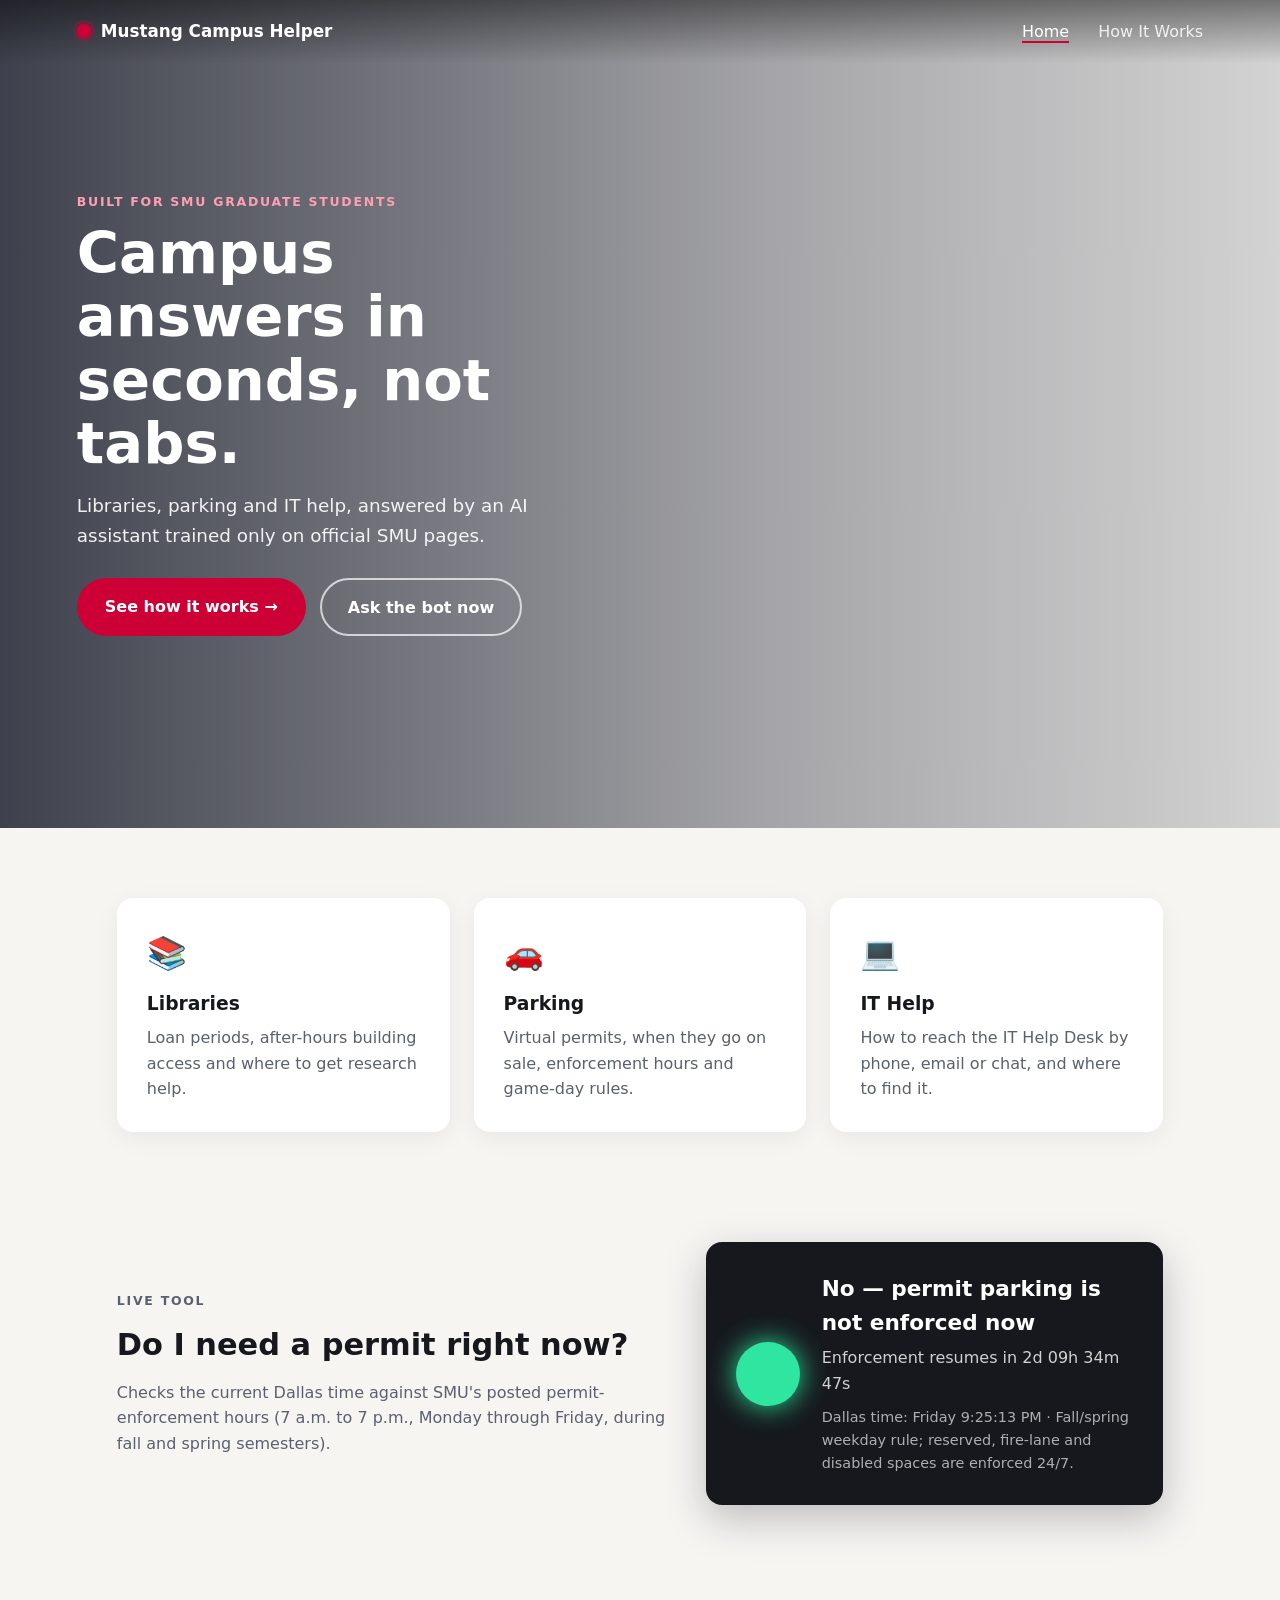
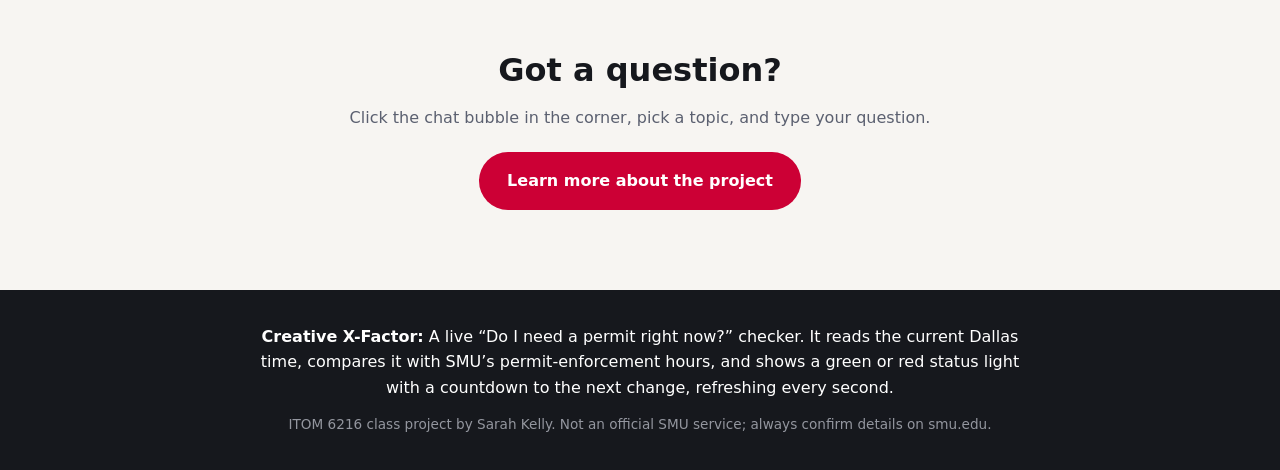
<file: index.html>
<!DOCTYPE html>
<html lang="en">
<head>
  <meta charset="UTF-8">
  <meta name="viewport" content="width=device-width, initial-scale=1.0">
  <title>Mustang Campus Helper | Quick campus answers for SMU grad students</title>
  <link rel="stylesheet" href="style.css">
</head>
<body>
  <header class="nav">
    <a class="brand" href="index.html"><span class="logo-dot"></span>Mustang Campus Helper</a>
    <nav>
      <a href="index.html" class="active">Home</a>
      <a href="about.html">How It Works</a>
    </nav>
  </header>

  <section class="hero">
    <video class="hero-video" autoplay muted loop playsinline preload="auto">
      <source src="image_20261116_165615.mp4#t=1.5" type="video/mp4">
    </video>
    <div class="hero-overlay"></div>
    <div class="hero-content">
      <p class="eyebrow">Built for SMU graduate students</p>
      <h1>Campus answers in seconds, not tabs.</h1>
      <p class="lead">Libraries, parking and IT help, answered by an AI assistant trained only on official SMU pages.</p>
      <div class="hero-buttons">
        <a href="about.html" class="btn btn-primary">See how it works &rarr;</a>
        <button class="btn btn-ghost" onclick="openChat()">Ask the bot now</button>
      </div>
    </div>
  </section>

  <section class="features">
    <div class="card reveal">
      <div class="icon">&#128218;</div>
      <h3>Libraries</h3>
      <p>Loan periods, after-hours building access and where to get research help.</p>
    </div>
    <div class="card reveal">
      <div class="icon">&#128663;</div>
      <h3>Parking</h3>
      <p>Virtual permits, when they go on sale, enforcement hours and game-day rules.</p>
    </div>
    <div class="card reveal">
      <div class="icon">&#128187;</div>
      <h3>IT Help</h3>
      <p>How to reach the IT Help Desk by phone, email or chat, and where to find it.</p>
    </div>
  </section>

  <!-- X-Factor: live parking status checker -->
  <section class="parking-check reveal" id="parking">
    <div class="pc-text">
      <p class="eyebrow">Live tool</p>
      <h2>Do I need a permit right now?</h2>
      <p>Checks the current Dallas time against SMU's posted permit-enforcement hours (7 a.m. to 7 p.m., Monday through Friday, during fall and spring semesters).</p>
    </div>
    <div class="pc-status" id="pcStatus">
      <div class="pc-light" id="pcLight"></div>
      <div>
        <div class="pc-headline" id="pcHeadline">Checking&hellip;</div>
        <div class="pc-detail" id="pcDetail"></div>
        <div class="pc-clock" id="pcClock"></div>
      </div>
    </div>
  </section>

  <section class="cta reveal">
    <h2>Got a question?</h2>
    <p>Click the chat bubble in the corner, pick a topic, and type your question.</p>
    <a href="about.html" class="btn btn-primary">Learn more about the project</a>
  </section>

  <footer>
    <div class="xfactor">
      <strong>Creative X-Factor:</strong> A live &ldquo;Do I need a permit right now?&rdquo; checker. It reads the current Dallas time, compares it with SMU&rsquo;s permit-enforcement hours, and shows a green or red status light with a countdown to the next change, refreshing every second.
    </div>
    <p class="fineprint">ITOM 6216 class project by Sarah Kelly. Not an official SMU service; always confirm details on smu.edu.</p>
  </footer>

  <script src="main.js"></script>
  <!-- Chatling chatbot -->
  <script> window.chtlConfig = { chatbotId: "3153972193" } </script>
  <script async data-id="3153972193" id="chtl-script" type="text/javascript" src="https://chatling.ai/js/embed.js"></script>
</body>
</html>
</file>
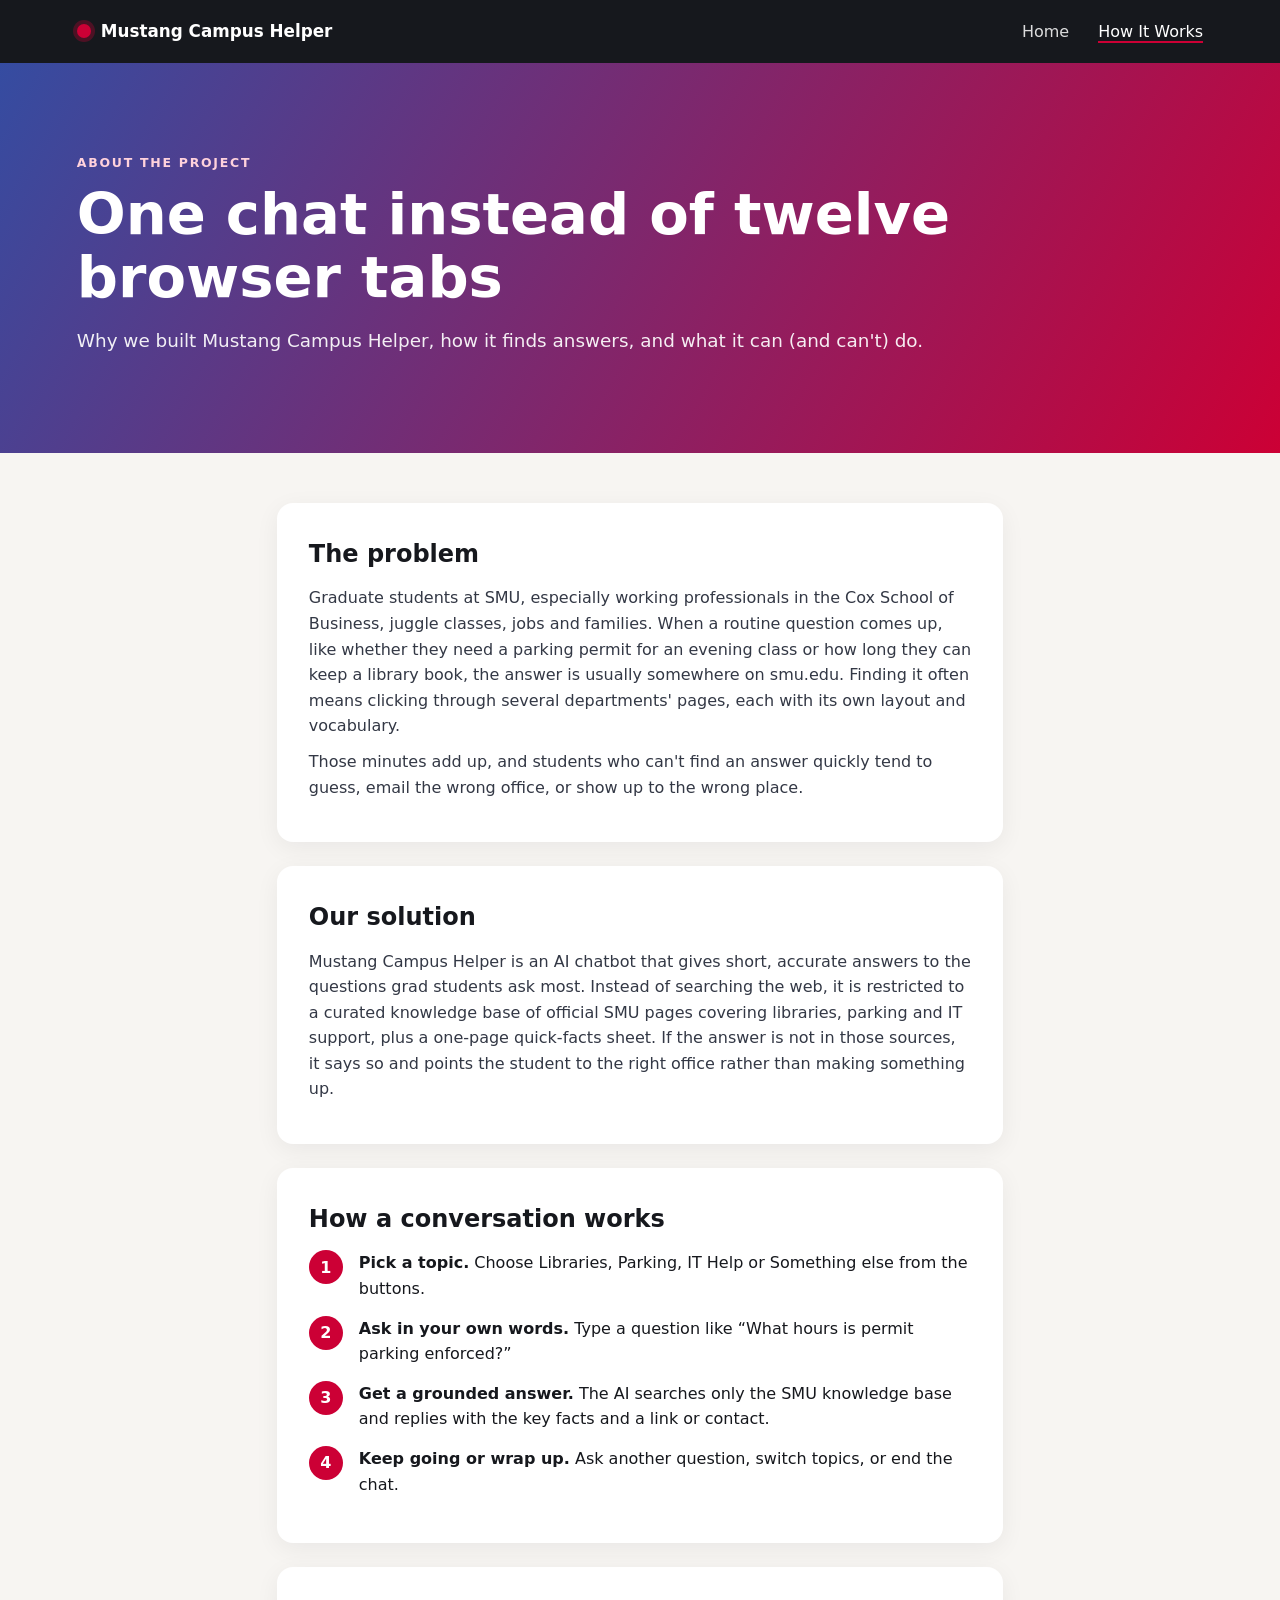
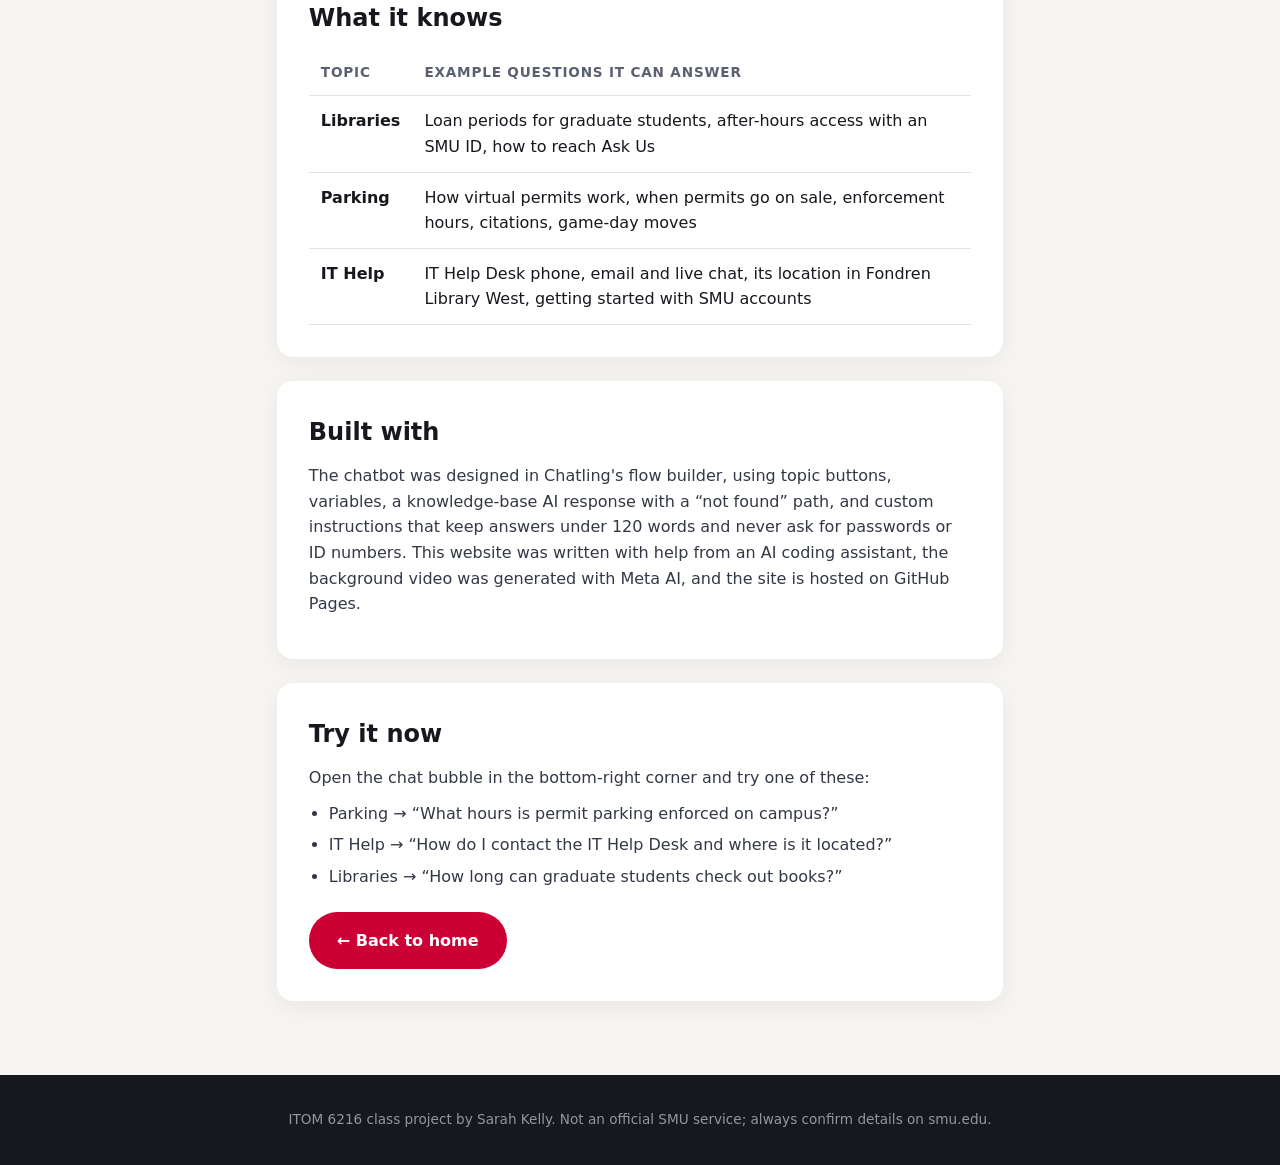
<file: about.html>
<!DOCTYPE html>
<html lang="en">
<head>
  <meta charset="UTF-8">
  <meta name="viewport" content="width=device-width, initial-scale=1.0">
  <title>How It Works | Mustang Campus Helper</title>
  <link rel="stylesheet" href="style.css">
</head>
<body>
  <header class="nav solid">
    <a class="brand" href="index.html"><span class="logo-dot"></span>Mustang Campus Helper</a>
    <nav>
      <a href="index.html">Home</a>
      <a href="about.html" class="active">How It Works</a>
    </nav>
  </header>

  <section class="page-hero">
    <p class="eyebrow">About the project</p>
    <h1>One chat instead of twelve browser tabs</h1>
    <p class="lead">Why we built Mustang Campus Helper, how it finds answers, and what it can (and can't) do.</p>
  </section>

  <section class="content">
    <div class="block reveal">
      <h2>The problem</h2>
      <p>Graduate students at SMU, especially working professionals in the Cox School of Business, juggle classes, jobs and families. When a routine question comes up, like whether they need a parking permit for an evening class or how long they can keep a library book, the answer is usually somewhere on smu.edu. Finding it often means clicking through several departments' pages, each with its own layout and vocabulary.</p>
      <p>Those minutes add up, and students who can't find an answer quickly tend to guess, email the wrong office, or show up to the wrong place.</p>
    </div>

    <div class="block reveal">
      <h2>Our solution</h2>
      <p>Mustang Campus Helper is an AI chatbot that gives short, accurate answers to the questions grad students ask most. Instead of searching the web, it is restricted to a curated knowledge base of official SMU pages covering libraries, parking and IT support, plus a one-page quick-facts sheet. If the answer is not in those sources, it says so and points the student to the right office rather than making something up.</p>
    </div>

    <div class="block reveal">
      <h2>How a conversation works</h2>
      <ol class="steps">
        <li><span>1</span><div><strong>Pick a topic.</strong> Choose Libraries, Parking, IT Help or Something else from the buttons.</div></li>
        <li><span>2</span><div><strong>Ask in your own words.</strong> Type a question like &ldquo;What hours is permit parking enforced?&rdquo;</div></li>
        <li><span>3</span><div><strong>Get a grounded answer.</strong> The AI searches only the SMU knowledge base and replies with the key facts and a link or contact.</div></li>
        <li><span>4</span><div><strong>Keep going or wrap up.</strong> Ask another question, switch topics, or end the chat.</div></li>
      </ol>
    </div>

    <div class="block reveal">
      <h2>What it knows</h2>
      <table class="kb">
        <thead><tr><th>Topic</th><th>Example questions it can answer</th></tr></thead>
        <tbody>
          <tr><td>Libraries</td><td>Loan periods for graduate students, after-hours access with an SMU ID, how to reach Ask Us</td></tr>
          <tr><td>Parking</td><td>How virtual permits work, when permits go on sale, enforcement hours, citations, game-day moves</td></tr>
          <tr><td>IT Help</td><td>IT Help Desk phone, email and live chat, its location in Fondren Library West, getting started with SMU accounts</td></tr>
        </tbody>
      </table>
    </div>

    <div class="block reveal">
      <h2>Built with</h2>
      <p>The chatbot was designed in Chatling's flow builder, using topic buttons, variables, a knowledge-base AI response with a &ldquo;not found&rdquo; path, and custom instructions that keep answers under 120 words and never ask for passwords or ID numbers. This website was written with help from an AI coding assistant, the background video was generated with Meta AI, and the site is hosted on GitHub Pages.</p>
    </div>

    <div class="block reveal try">
      <h2>Try it now</h2>
      <p>Open the chat bubble in the bottom-right corner and try one of these:</p>
      <ul class="prompts">
        <li>Parking &rarr; &ldquo;What hours is permit parking enforced on campus?&rdquo;</li>
        <li>IT Help &rarr; &ldquo;How do I contact the IT Help Desk and where is it located?&rdquo;</li>
        <li>Libraries &rarr; &ldquo;How long can graduate students check out books?&rdquo;</li>
      </ul>
      <a href="index.html" class="btn btn-primary">&larr; Back to home</a>
    </div>
  </section>

  <footer>
    <p class="fineprint">ITOM 6216 class project by Sarah Kelly. Not an official SMU service; always confirm details on smu.edu.</p>
  </footer>

  <script src="main.js"></script>
  <!-- Chatling chatbot -->
  <script> window.chtlConfig = { chatbotId: "3153972193" } </script>
  <script async data-id="3153972193" id="chtl-script" type="text/javascript" src="https://chatling.ai/js/embed.js"></script>
</body>
</html>
</file>
<file: style.css>
:root {
  --red: #cc0035;
  --blue: #354ca1;
  --ink: #16181d;
  --muted: #5b6070;
  --bg: #f7f5f2;
  --card: #ffffff;
  --radius: 16px;
}
* { box-sizing: border-box; margin: 0; padding: 0; }
html { scroll-behavior: smooth; }
body {
  font-family: "Segoe UI", system-ui, -apple-system, Helvetica, Arial, sans-serif;
  color: var(--ink);
  background: var(--bg);
  line-height: 1.6;
}
a { color: inherit; }

/* Navigation */
.nav {
  position: fixed; top: 0; left: 0; right: 0; z-index: 20;
  display: flex; justify-content: space-between; align-items: center;
  padding: 18px 6vw;
  color: #fff;
  background: linear-gradient(to bottom, rgba(0,0,0,.45), rgba(0,0,0,0));
}
.nav.solid { background: var(--ink); position: sticky; }
.brand { font-weight: 700; text-decoration: none; display: flex; align-items: center; gap: 10px; font-size: 1.05rem; }
.logo-dot { width: 14px; height: 14px; border-radius: 50%; background: var(--red); box-shadow: 0 0 0 4px rgba(204,0,53,.3); }
.nav nav a { margin-left: 24px; text-decoration: none; opacity: .85; font-weight: 500; }
.nav nav a:hover, .nav nav a.active { opacity: 1; border-bottom: 2px solid var(--red); }

/* Hero with video */
.hero { position: relative; height: 92vh; min-height: 520px; overflow: hidden; display: flex; align-items: center; }
.hero-video { position: absolute; inset: 0; width: 100%; height: 100%; object-fit: cover; }
.hero-overlay { position: absolute; inset: 0; background: linear-gradient(90deg, rgba(10,14,30,.78) 0%, rgba(10,14,30,.35) 60%, rgba(10,14,30,.15) 100%); }
.hero-content { position: relative; z-index: 2; color: #fff; max-width: 640px; padding: 0 6vw; }
.eyebrow { text-transform: uppercase; letter-spacing: .14em; font-size: .78rem; font-weight: 700; color: var(--red); margin-bottom: 10px; }
.hero .eyebrow { color: #ff9fb4; }
h1 { font-size: clamp(2.2rem, 5vw, 3.6rem); line-height: 1.1; margin-bottom: 16px; }
.lead { font-size: 1.15rem; opacity: .92; margin-bottom: 28px; }
.hero-buttons { display: flex; gap: 14px; flex-wrap: wrap; }

.btn { display: inline-block; padding: 14px 26px; border-radius: 999px; font-weight: 700; font-size: 1rem; text-decoration: none; cursor: pointer; border: 2px solid transparent; transition: transform .15s, box-shadow .15s; font-family: inherit; }
.btn:hover { transform: translateY(-2px); box-shadow: 0 8px 20px rgba(0,0,0,.18); }
.btn-primary { background: var(--red); color: #fff; }
.btn-ghost { background: transparent; color: #fff; border-color: rgba(255,255,255,.7); }

/* Feature cards */
.features { display: grid; grid-template-columns: repeat(auto-fit, minmax(240px, 1fr)); gap: 24px; padding: 70px 6vw 30px; max-width: 1200px; margin: 0 auto; }
.card { background: var(--card); border-radius: var(--radius); padding: 30px; box-shadow: 0 6px 24px rgba(20,24,40,.06); }
.card .icon { font-size: 2rem; margin-bottom: 10px; }
.card h3 { margin-bottom: 6px; }
.card p { color: var(--muted); }

/* X-factor parking checker */
.parking-check { max-width: 1200px; margin: 40px auto; padding: 40px 6vw; display: grid; grid-template-columns: 1.2fr 1fr; gap: 40px; align-items: center; }
.pc-text h2 { font-size: 1.9rem; margin-bottom: 10px; }
.pc-text p { color: var(--muted); }
.pc-status { background: var(--ink); color: #fff; border-radius: var(--radius); padding: 30px; display: flex; gap: 22px; align-items: center; box-shadow: 0 14px 40px rgba(20,24,40,.25); }
.pc-light { flex: 0 0 64px; height: 64px; border-radius: 50%; background: #777; transition: background .4s, box-shadow .4s; }
.pc-light.on { background: #ff3b5c; box-shadow: 0 0 28px #ff3b5c; animation: pulse 1.6s infinite; }
.pc-light.off { background: #2ee6a0; box-shadow: 0 0 28px #2ee6a0; }
@keyframes pulse { 50% { box-shadow: 0 0 6px #ff3b5c; } }
.pc-headline { font-size: 1.35rem; font-weight: 700; }
.pc-detail { opacity: .8; margin-top: 4px; }
.pc-clock { font-variant-numeric: tabular-nums; margin-top: 10px; font-size: .9rem; opacity: .65; }

/* CTA */
.cta { text-align: center; padding: 60px 6vw 80px; }
.cta h2 { font-size: 2rem; margin-bottom: 8px; }
.cta p { color: var(--muted); margin-bottom: 22px; }

/* Second page */
.page-hero { background: linear-gradient(120deg, var(--blue), var(--red)); color: #fff; padding: 90px 6vw 70px; }
.page-hero .eyebrow { color: #ffd2dc; }
.content { max-width: 880px; margin: 0 auto; padding: 50px 6vw; }
.block { background: var(--card); border-radius: var(--radius); padding: 32px; margin-bottom: 24px; box-shadow: 0 6px 24px rgba(20,24,40,.06); }
.block h2 { margin-bottom: 12px; font-size: 1.5rem; }
.block p { color: #333845; margin-bottom: 10px; }
.steps { list-style: none; }
.steps li { display: flex; gap: 16px; align-items: flex-start; margin-bottom: 14px; }
.steps span { flex: 0 0 34px; height: 34px; border-radius: 50%; background: var(--red); color: #fff; font-weight: 700; display: grid; place-items: center; }
.kb { width: 100%; border-collapse: collapse; }
.kb th, .kb td { text-align: left; padding: 12px; border-bottom: 1px solid #e6e3de; vertical-align: top; }
.kb th { font-size: .85rem; text-transform: uppercase; letter-spacing: .06em; color: var(--muted); }
.kb td:first-child { font-weight: 700; white-space: nowrap; }
.prompts { margin: 10px 0 22px 20px; color: #333845; }
.prompts li { margin-bottom: 6px; }

/* Footer */
footer { background: var(--ink); color: #c9ccd6; padding: 34px 6vw; text-align: center; }
.xfactor { max-width: 760px; margin: 0 auto 14px; color: #fff; }
.fineprint { font-size: .85rem; opacity: .7; }

/* Scroll reveal */
.reveal { opacity: 0; transform: translateY(28px); transition: opacity .7s ease, transform .7s ease; }
.reveal.visible { opacity: 1; transform: none; }

@media (max-width: 760px) {
  .parking-check { grid-template-columns: 1fr; }
  .nav nav a { margin-left: 14px; }
}
</file>
